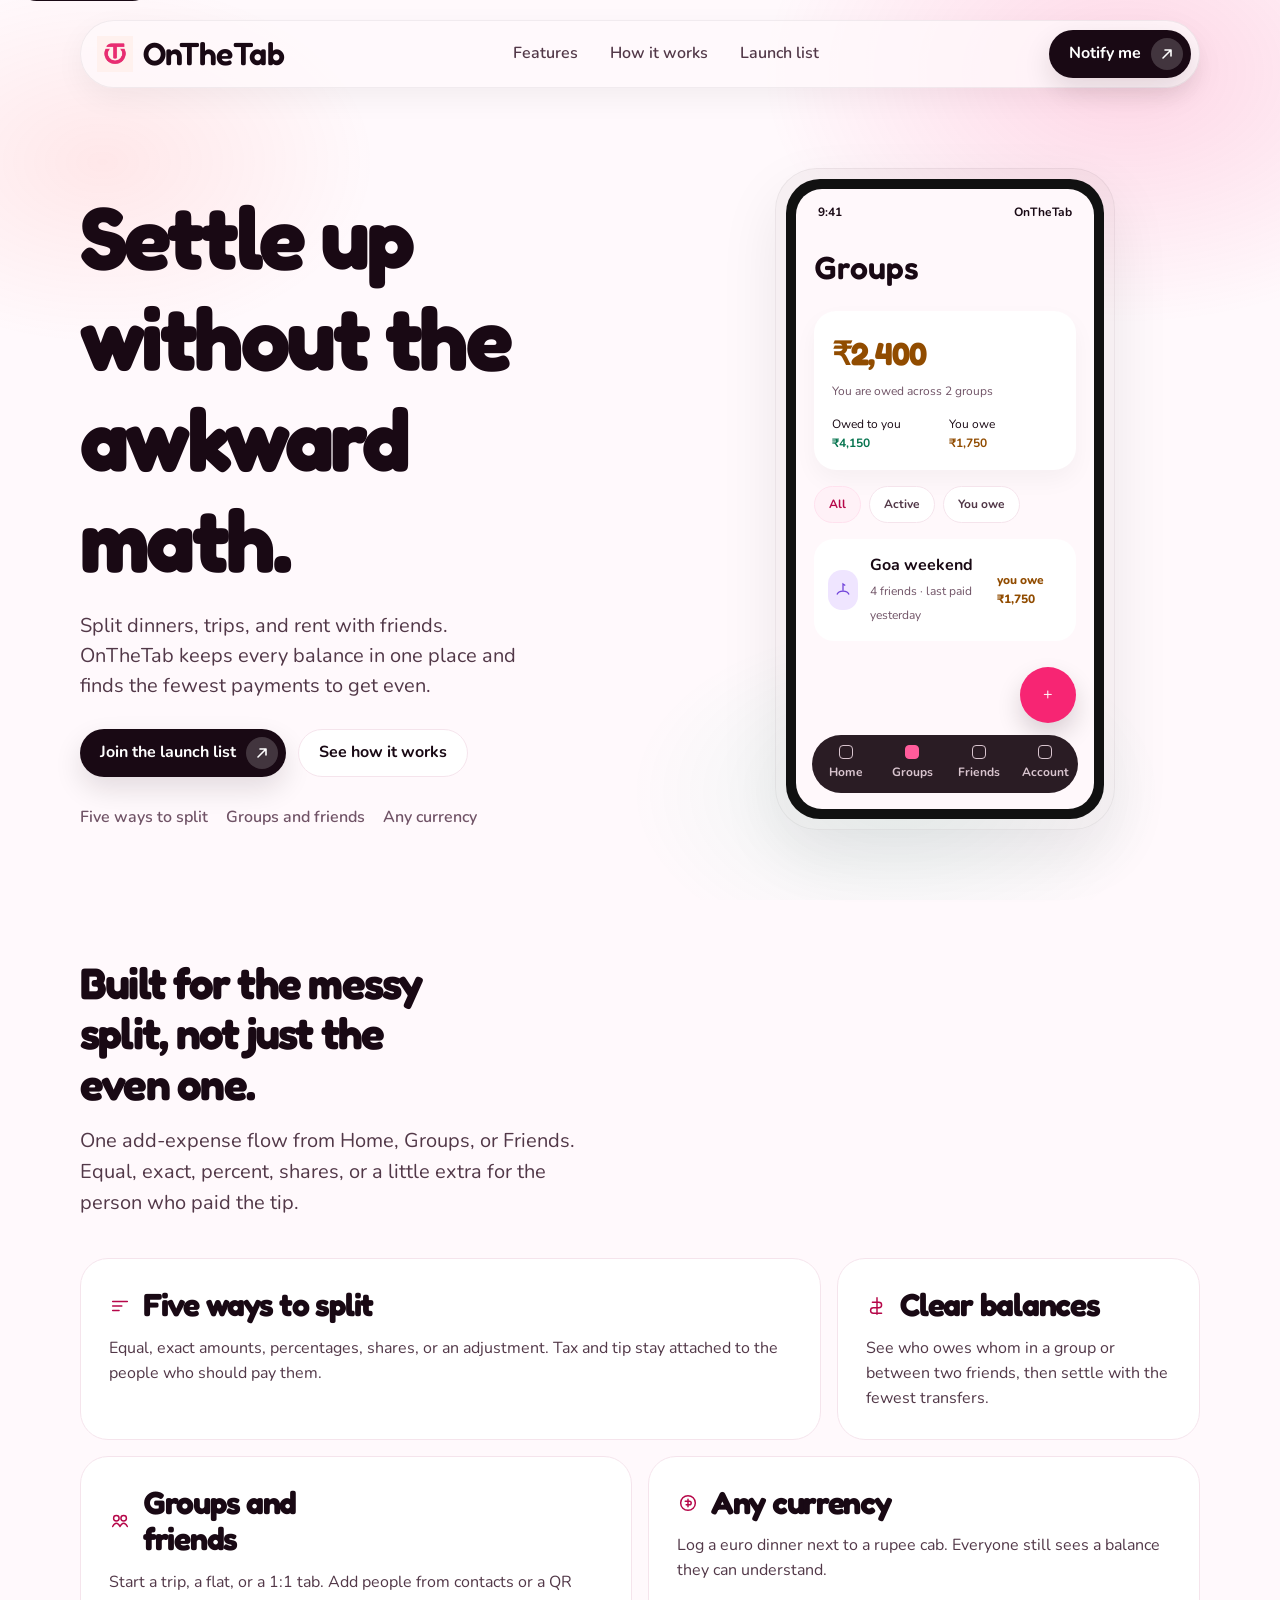
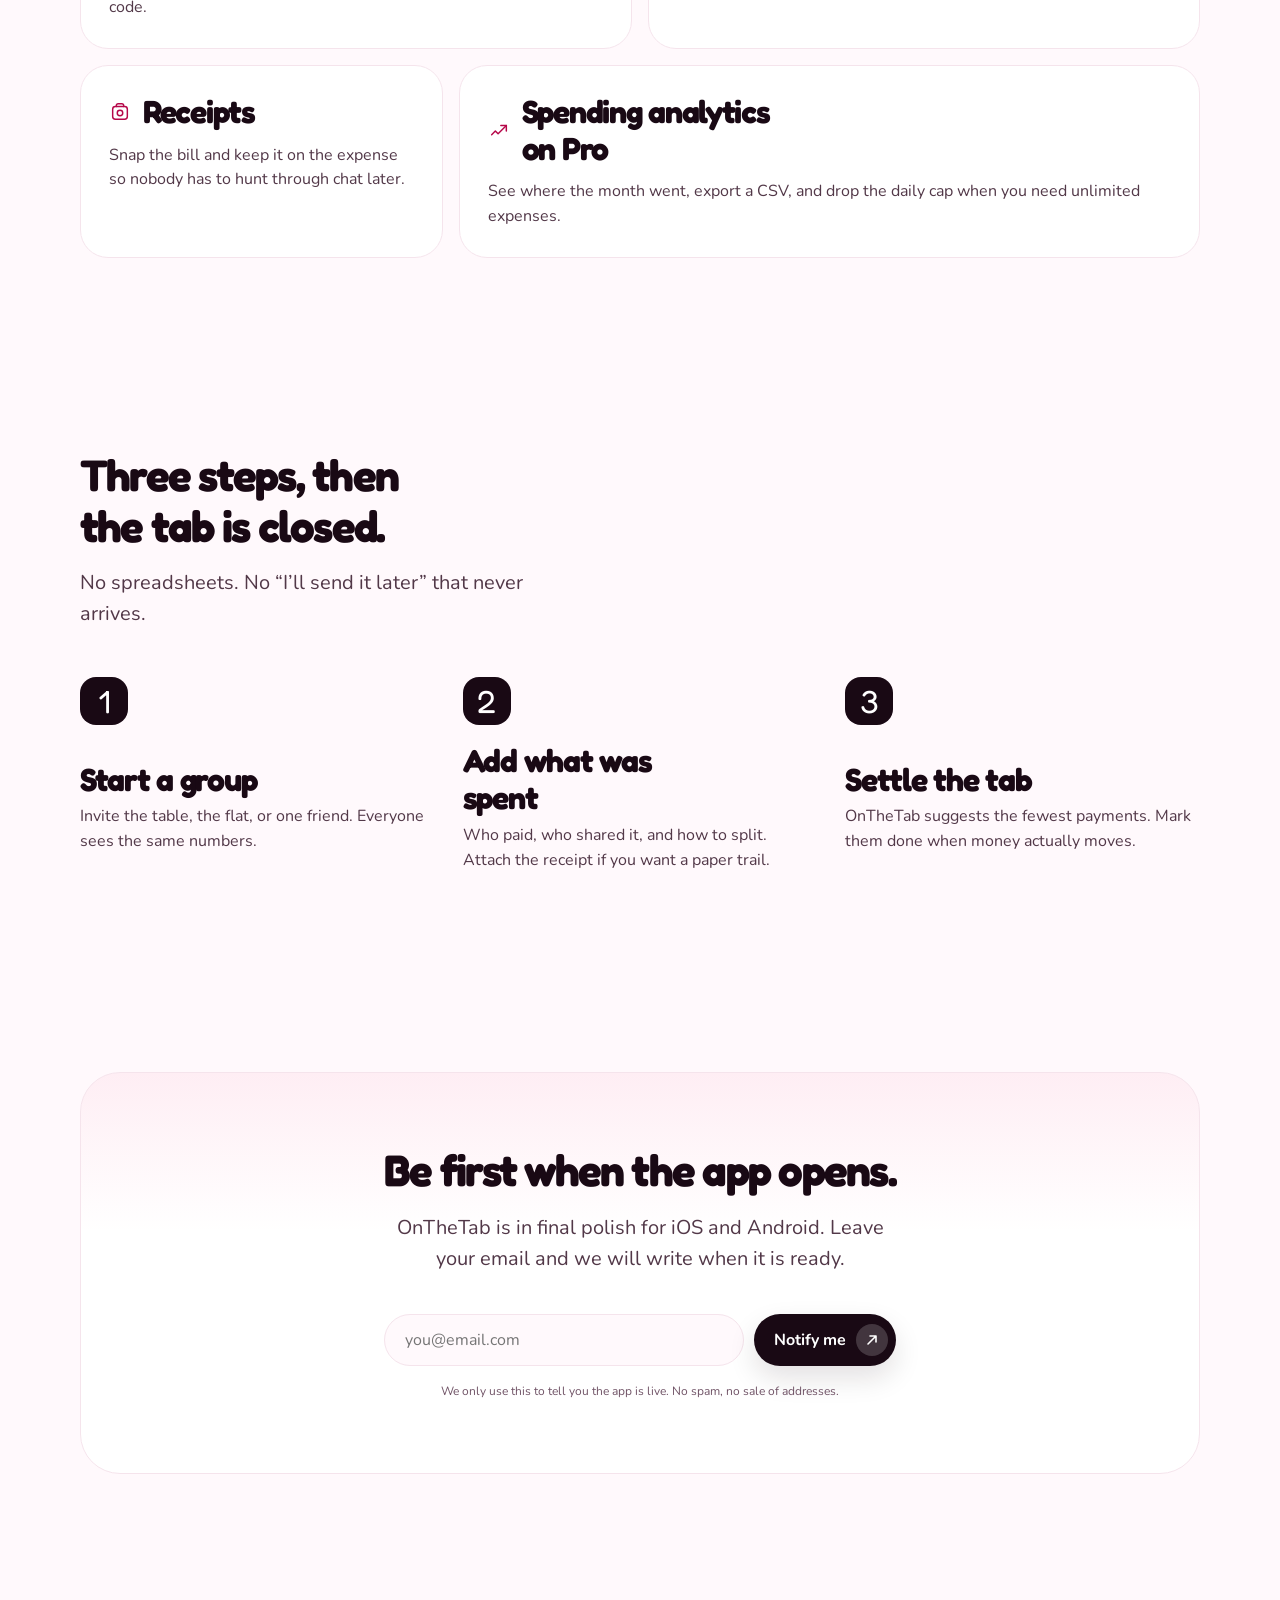
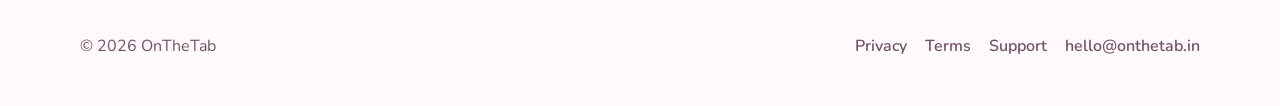
<file: index.html>
<!doctype html>
<html lang="en">
  <head>
    <meta charset="utf-8" />
    <meta name="viewport" content="width=device-width, initial-scale=1" />
    <title>OnTheTab — Settle up without the awkward math</title>
    <meta
      name="description"
      content="OnTheTab splits dinners, trips, and rent with friends. Track who owes whom and settle in the fewest payments."
    />
    <link rel="canonical" href="https://onthetab.in/" />
    <meta property="og:title" content="OnTheTab — Settle up without the awkward math" />
    <meta
      property="og:description"
      content="Group expenses, uneven splits, and clear balances. Coming to iOS and Android."
    />
    <meta property="og:url" content="https://onthetab.in/" />
    <meta property="og:image" content="https://onthetab.in/assets/icon.png" />
    <meta name="twitter:card" content="summary" />
    <link rel="icon" href="assets/favicon.png" />
    <link rel="apple-touch-icon" href="assets/icon.png" />
    <link rel="preconnect" href="https://fonts.googleapis.com" />
    <link rel="preconnect" href="https://fonts.gstatic.com" crossorigin />
    <link
      href="https://fonts.googleapis.com/css2?family=Fredoka:wght@500;600;700&family=Nunito:wght@400;500;600;700;800&display=swap"
      rel="stylesheet"
    />
    <link rel="stylesheet" href="styles.css" />
  </head>
  <body>
    <a class="skip" href="#main">Skip to content</a>
    <div class="orb" aria-hidden="true"></div>

    <header class="nav-shell">
      <nav class="nav" aria-label="Primary">
        <a class="brand" href="./">
          <img src="assets/icon.png" width="36" height="36" alt="" />
          <span>OnTheTab</span>
        </a>
        <div class="nav-links">
          <a href="#features">Features</a>
          <a href="#how">How it works</a>
          <a href="#waitlist">Launch list</a>
        </div>
        <a class="btn" href="#waitlist">
          Notify me
          <i aria-hidden="true">
            <svg width="14" height="14" viewBox="0 0 14 14" fill="none">
              <path d="M3 11L11 3M11 3H5M11 3V9" stroke="white" stroke-width="1.6" stroke-linecap="round" />
            </svg>
          </i>
        </a>
        <button class="menu-btn" type="button" data-menu aria-expanded="false" aria-controls="mobile-menu" aria-label="Open menu">
          <span></span>
        </button>
      </nav>
    </header>

    <div class="overlay" id="mobile-menu" data-overlay>
      <a href="#features">Features</a>
      <a href="#how">How it works</a>
      <a href="#waitlist">Launch list</a>
      <a href="privacy.html">Privacy</a>
    </div>

    <main id="main">
      <section class="wrap hero">
        <div class="reveal">
          <h1>Settle up without the awkward math.</h1>
          <p class="lede">
            Split dinners, trips, and rent with friends. OnTheTab keeps every balance in one place and finds the fewest payments to get even.
          </p>
          <div class="hero-actions">
            <a class="btn" href="#waitlist">
              Join the launch list
              <i aria-hidden="true">
                <svg width="14" height="14" viewBox="0 0 14 14" fill="none">
                  <path d="M3 11L11 3M11 3H5M11 3V9" stroke="white" stroke-width="1.6" stroke-linecap="round" />
                </svg>
              </i>
            </a>
            <a class="btn ghost" href="#how">See how it works</a>
          </div>
          <div class="trust">
            <span>Five ways to split</span>
            <span>Groups and friends</span>
            <span>Any currency</span>
          </div>
        </div>

        <div class="phone-shell reveal" aria-hidden="true">
          <div class="phone">
            <div class="phone-screen">
              <div class="status"><span>9:41</span><span>OnTheTab</span></div>
              <div class="app">
                <p class="app-title">Groups</p>
                <div class="balance">
                  <strong>₹2,400</strong>
                  <p>You are owed across 2 groups</p>
                  <div class="split">
                    <div>Owed to you<br /><span class="good">₹4,150</span></div>
                    <div>You owe<br /><span class="bad">₹1,750</span></div>
                  </div>
                </div>
                <div class="chips">
                  <span class="chip on">All</span>
                  <span class="chip">Active</span>
                  <span class="chip">You owe</span>
                </div>
                <div class="row">
                  <div class="avatar">
                    <svg width="18" height="18" viewBox="0 0 24 24" fill="none" stroke="currentColor" stroke-width="1.7">
                      <path d="M4 18c2-6 14-6 16 0" />
                      <path d="M12 13V4l3 2" />
                    </svg>
                  </div>
                  <div>
                    <b>Goa weekend</b>
                    <span>4 friends · last paid yesterday</span>
                  </div>
                  <em>you owe ₹1,750</em>
                </div>
              </div>
              <div class="fab">+</div>
              <div class="tabs">
                <div><span></span>Home</div>
                <div class="on"><span></span>Groups</div>
                <div><span></span>Friends</div>
                <div><span></span>Account</div>
              </div>
            </div>
          </div>
        </div>
      </section>

      <section class="section wrap" id="features">
        <h2>Built for the messy split, not just the even one.</h2>
        <p class="intro">
          One add-expense flow from Home, Groups, or Friends. Equal, exact, percent, shares, or a little extra for the person who paid the tip.
        </p>
        <div class="bento">
          <article class="card span-4">
            <div class="card-head">
              <svg viewBox="0 0 24 24" aria-hidden="true"><path d="M4 7h16M4 12h10M4 17h7" /></svg>
              <h2>Five ways to split</h2>
            </div>
            <p>Equal, exact amounts, percentages, shares, or an adjustment. Tax and tip stay attached to the people who should pay them.</p>
          </article>
          <article class="card span-2">
            <div class="card-head">
              <svg viewBox="0 0 24 24" aria-hidden="true"><path d="M12 3v18M7 8h7a3 3 0 0 1 0 6H8a3 3 0 0 0 0 6h9" /></svg>
              <h2>Clear balances</h2>
            </div>
            <p>See who owes whom in a group or between two friends, then settle with the fewest transfers.</p>
          </article>
          <article class="card span-3">
            <div class="card-head">
              <svg viewBox="0 0 24 24" aria-hidden="true"><circle cx="8" cy="9" r="3" /><circle cx="16" cy="9" r="3" /><path d="M4 18c1.2-2.4 3-3.6 4-3.6s2.8 1.2 4 3.6M12 18c1.2-2.4 3-3.6 4-3.6s2.8 1.2 4 3.6" /></svg>
              <h2>Groups and friends</h2>
            </div>
            <p>Start a trip, a flat, or a 1:1 tab. Add people from contacts or a QR code.</p>
          </article>
          <article class="card span-3">
            <div class="card-head">
              <svg viewBox="0 0 24 24" aria-hidden="true"><circle cx="12" cy="12" r="8" /><path d="M12 8v8M9 10h4.5a2 2 0 1 1 0 4H10" /></svg>
              <h2>Any currency</h2>
            </div>
            <p>Log a euro dinner next to a rupee cab. Everyone still sees a balance they can understand.</p>
          </article>
          <article class="card span-2">
            <div class="card-head">
              <svg viewBox="0 0 24 24" aria-hidden="true"><rect x="4" y="6" width="16" height="14" rx="3" /><path d="M8 6V5a2 2 0 0 1 2-2h4a2 2 0 0 1 2 2v1" /><circle cx="12" cy="13" r="3" /></svg>
              <h2>Receipts</h2>
            </div>
            <p>Snap the bill and keep it on the expense so nobody has to hunt through chat later.</p>
          </article>
          <article class="card span-4">
            <div class="card-head">
              <svg viewBox="0 0 24 24" aria-hidden="true"><path d="M4 16l4-4 3 3 9-9" /><path d="M14 6h6v6" /></svg>
              <h2>Spending analytics on Pro</h2>
            </div>
            <p>See where the month went, export a CSV, and drop the daily cap when you need unlimited expenses.</p>
          </article>
        </div>
      </section>

      <section class="section wrap" id="how">
        <h2>Three steps, then the tab is closed.</h2>
        <p class="intro">No spreadsheets. No “I’ll send it later” that never arrives.</p>
        <div class="steps">
          <div class="step">
            <div class="num">1</div>
            <div>
              <h2>Start a group</h2>
              <p>Invite the table, the flat, or one friend. Everyone sees the same numbers.</p>
            </div>
          </div>
          <div class="step">
            <div class="num">2</div>
            <div>
              <h2>Add what was spent</h2>
              <p>Who paid, who shared it, and how to split. Attach the receipt if you want a paper trail.</p>
            </div>
          </div>
          <div class="step">
            <div class="num">3</div>
            <div>
              <h2>Settle the tab</h2>
              <p>OnTheTab suggests the fewest payments. Mark them done when money actually moves.</p>
            </div>
          </div>
        </div>
      </section>

      <section class="section wrap" id="waitlist">
        <div class="wait">
          <h2>Be first when the app opens.</h2>
          <p class="intro" style="margin-inline: auto">
            OnTheTab is in final polish for iOS and Android. Leave your email and we will write when it is ready.
          </p>
          <form class="form" data-waitlist>
            <label for="email">Email</label>
            <input id="email" name="email" type="email" autocomplete="email" required placeholder="you@email.com" />
            <button class="btn" type="submit">
              Notify me
              <i aria-hidden="true">
                <svg width="14" height="14" viewBox="0 0 14 14" fill="none">
                  <path d="M3 11L11 3M11 3H5M11 3V9" stroke="white" stroke-width="1.6" stroke-linecap="round" />
                </svg>
              </i>
            </button>
          </form>
          <p class="status-msg" data-status role="status"></p>
          <p class="note">We only use this to tell you the app is live. No spam, no sale of addresses.</p>
        </div>
      </section>
    </main>

    <footer>
      <div class="wrap foot">
        <p>© 2026 OnTheTab</p>
        <div class="legal">
          <a href="privacy.html">Privacy</a>
          <a href="terms.html">Terms</a>
          <a href="support.html">Support</a>
          <a href="mailto:hello@onthetab.in">hello@onthetab.in</a>
        </div>
      </div>
    </footer>

    <script src="app.js"></script>
  </body>
</html>
</file>
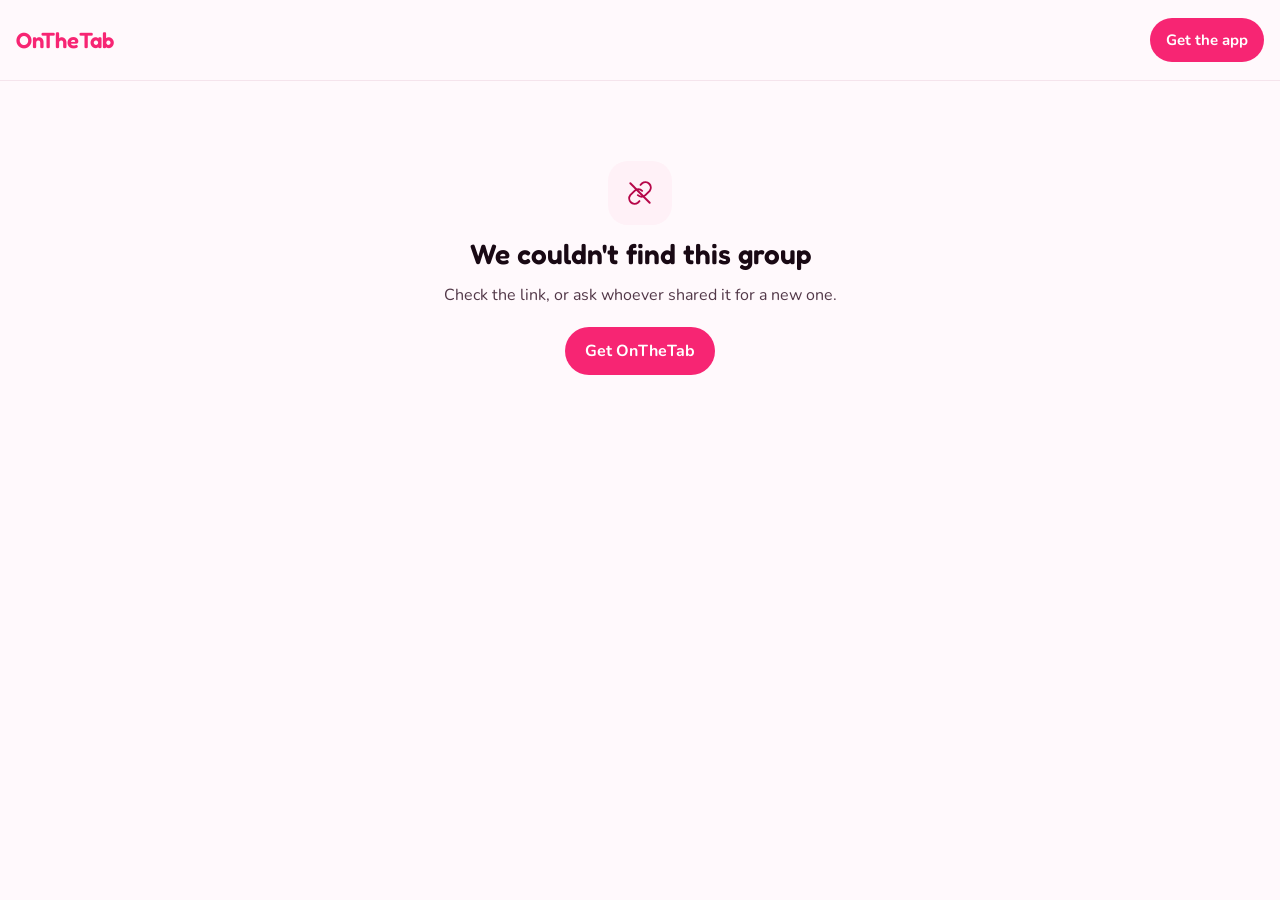
<file: g.html>
<!doctype html>
<html lang="en">
  <head>
    <meta charset="utf-8" />
    <meta name="viewport" content="width=device-width, initial-scale=1" />
    <!-- The token in the address is the key to this page: never send it on. -->
    <meta name="referrer" content="no-referrer" />
    <meta name="robots" content="noindex, nofollow" />
    <meta name="color-scheme" content="light dark" />
    <title>Shared group — OnTheTab</title>
    <meta name="description" content="A read-only look at a group on OnTheTab." />
    <link rel="icon" href="assets/favicon.png" />
    <link rel="preconnect" href="https://fonts.googleapis.com" />
    <link rel="preconnect" href="https://fonts.gstatic.com" crossorigin />
    <link
      href="https://fonts.googleapis.com/css2?family=Fredoka:wght@500;600;700&family=Nunito:wght@400;500;600;700&display=swap"
      rel="stylesheet"
    />
    <link rel="stylesheet" href="styles.css" />
    <link rel="stylesheet" href="g.css" />
  </head>
  <body class="g">
    <header class="g-head">
      <a class="g-brand" href="./">OnTheTab</a>
      <a class="g-pill" data-app-link href="./#waitlist">Get the app</a>
    </header>

    <main class="g-main" id="main" aria-live="polite" data-root>
      <p class="g-loading">Loading the group…</p>
    </main>

    <noscript>
      <p class="g-main g-loading">Turn on JavaScript to see this group.</p>
    </noscript>

    <script src="config.js"></script>
    <script src="g.js"></script>
  </body>
</html>
</file>
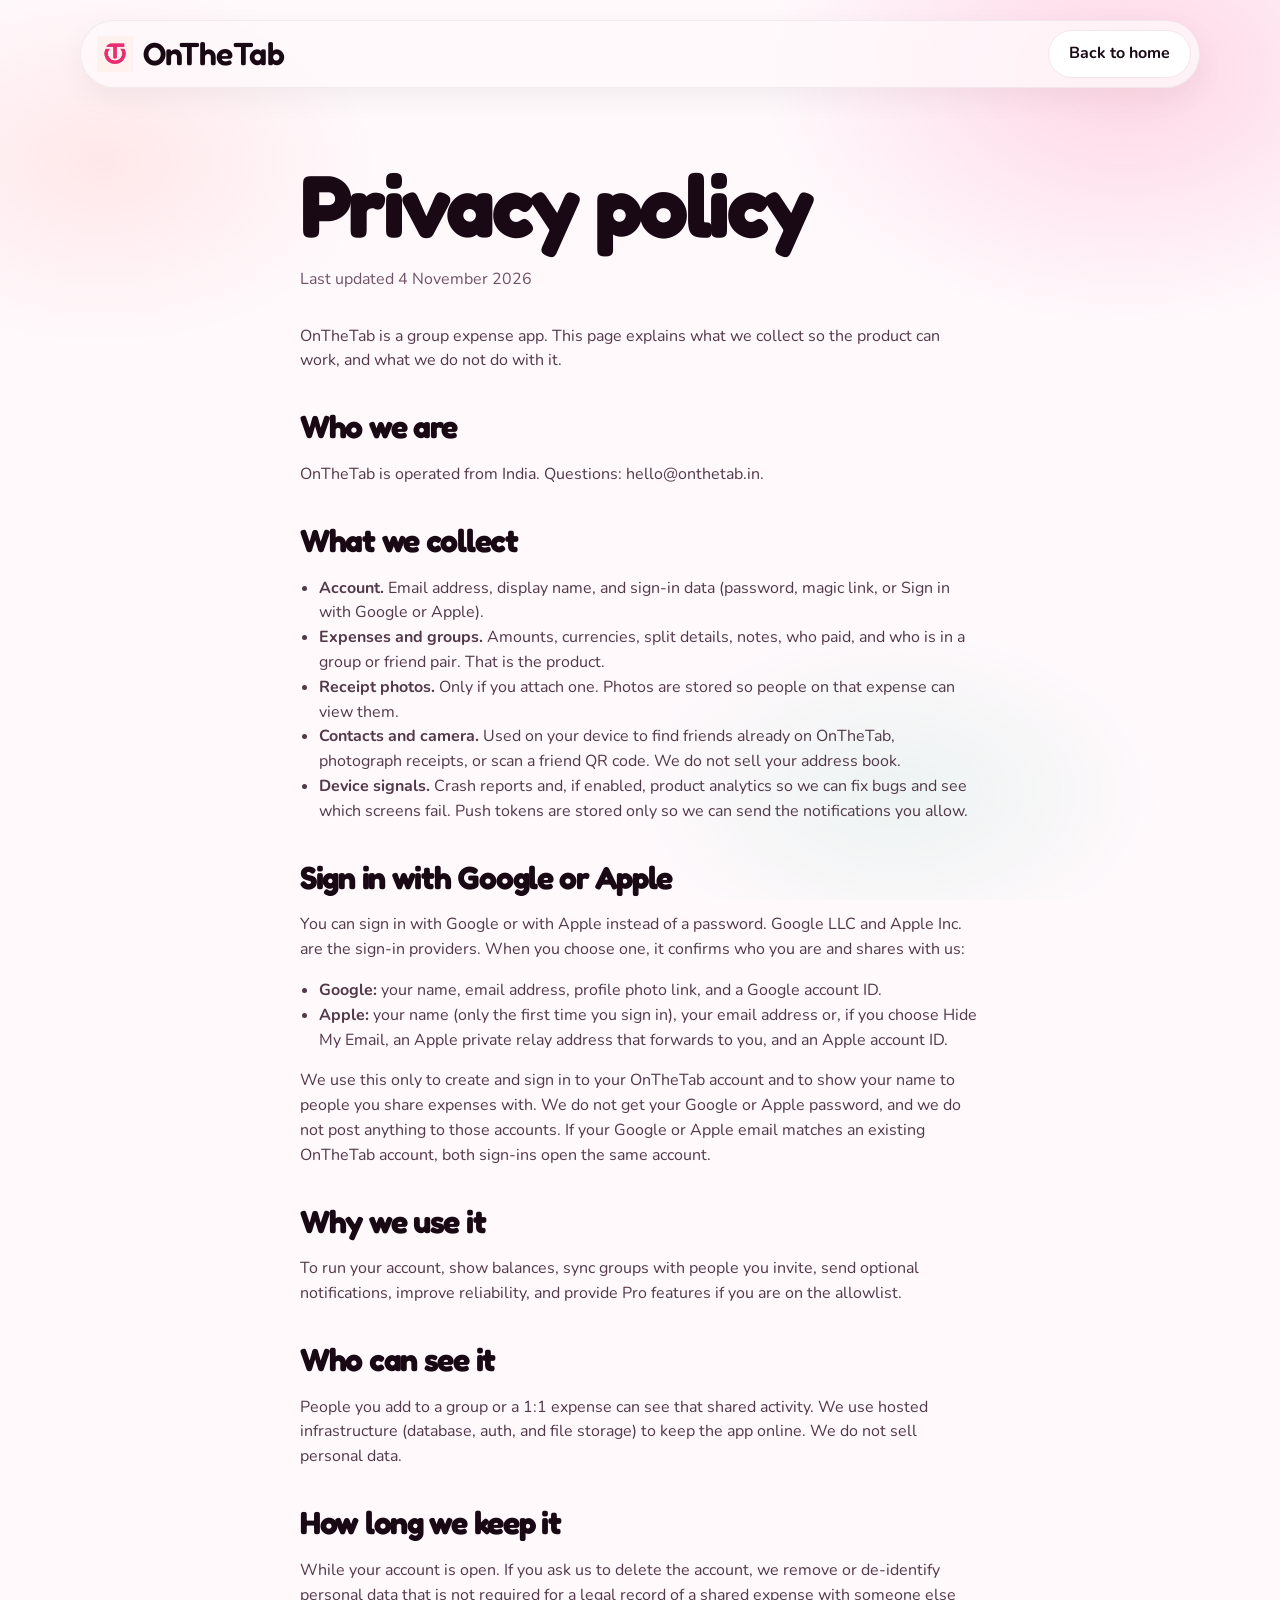
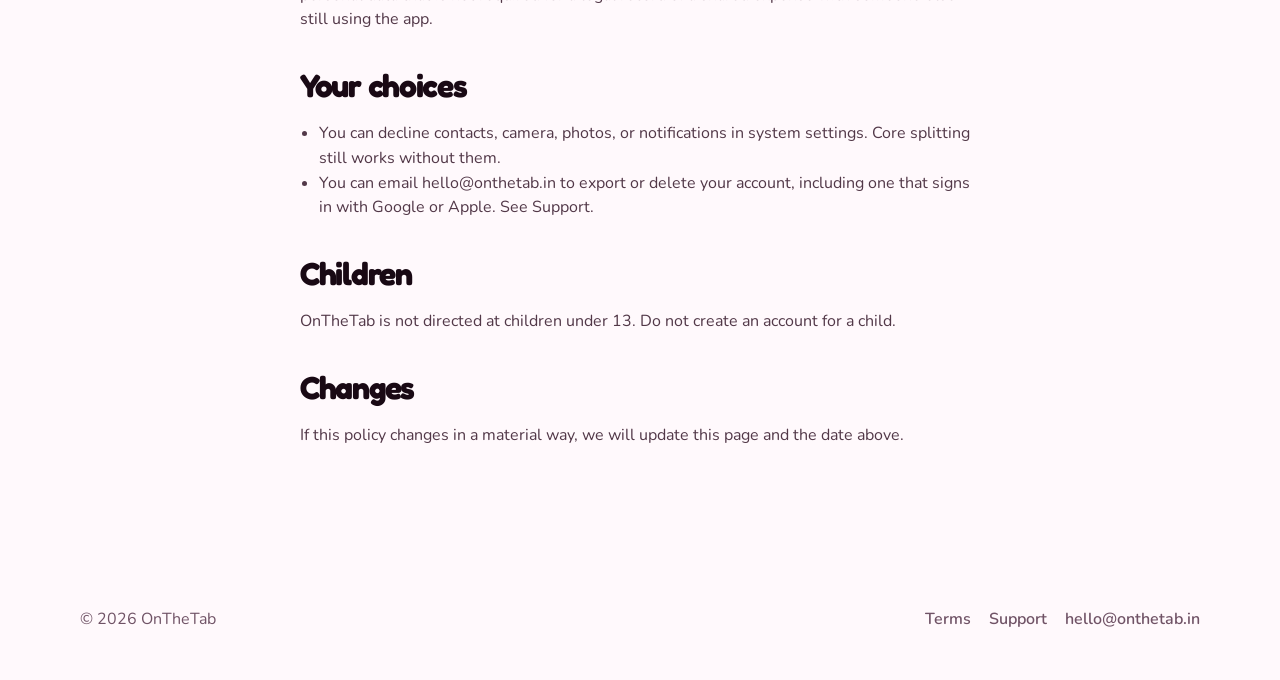
<file: privacy.html>
<!doctype html>
<html lang="en">
  <head>
    <meta charset="utf-8" />
    <meta name="viewport" content="width=device-width, initial-scale=1" />
    <title>Privacy — OnTheTab</title>
    <meta name="description" content="How OnTheTab collects and uses account, expense, and device data." />
    <link rel="canonical" href="https://onthetab.in/privacy.html" />
    <link rel="icon" href="assets/favicon.png" />
    <link rel="preconnect" href="https://fonts.googleapis.com" />
    <link rel="preconnect" href="https://fonts.gstatic.com" crossorigin />
    <link
      href="https://fonts.googleapis.com/css2?family=Fredoka:wght@500;600;700&family=Nunito:wght@400;500;600;700&display=swap"
      rel="stylesheet"
    />
    <link rel="stylesheet" href="styles.css" />
  </head>
  <body>
    <div class="orb" aria-hidden="true"></div>
    <header class="nav-shell">
      <nav class="nav" aria-label="Primary">
        <a class="brand" href="./">
          <img src="assets/icon.png" width="36" height="36" alt="" />
          <span>OnTheTab</span>
        </a>
        <a class="btn ghost" href="./">Back to home</a>
      </nav>
    </header>
    <main class="wrap page prose">
      <h1>Privacy policy</h1>
      <p class="meta">Last updated 4 November 2026</p>
      <p>
        OnTheTab is a group expense app. This page explains what we collect so the product can work, and what we do not do with it.
      </p>

      <h2>Who we are</h2>
      <p>
        OnTheTab is operated from India. Questions: <a href="mailto:hello@onthetab.in">hello@onthetab.in</a>.
      </p>

      <h2>What we collect</h2>
      <ul>
        <li><strong>Account.</strong> Email address, display name, and sign-in data (password, magic link, or Sign in with Google or Apple).</li>
        <li><strong>Expenses and groups.</strong> Amounts, currencies, split details, notes, who paid, and who is in a group or friend pair. That is the product.</li>
        <li><strong>Receipt photos.</strong> Only if you attach one. Photos are stored so people on that expense can view them.</li>
        <li><strong>Contacts and camera.</strong> Used on your device to find friends already on OnTheTab, photograph receipts, or scan a friend QR code. We do not sell your address book.</li>
        <li><strong>Device signals.</strong> Crash reports and, if enabled, product analytics so we can fix bugs and see which screens fail. Push tokens are stored only so we can send the notifications you allow.</li>
      </ul>

      <h2>Sign in with Google or Apple</h2>
      <p>
        You can sign in with Google or with Apple instead of a password. Google LLC and Apple Inc. are the sign-in providers. When you choose one, it confirms who you are and shares with us:
      </p>
      <ul>
        <li><strong>Google:</strong> your name, email address, profile photo link, and a Google account ID.</li>
        <li><strong>Apple:</strong> your name (only the first time you sign in), your email address or, if you choose Hide My Email, an Apple private relay address that forwards to you, and an Apple account ID.</li>
      </ul>
      <p>
        We use this only to create and sign in to your OnTheTab account and to show your name to people you share expenses with. We do not get your Google or Apple password, and we do not post anything to those accounts. If your Google or Apple email matches an existing OnTheTab account, both sign-ins open the same account.
      </p>

      <h2>Why we use it</h2>
      <p>
        To run your account, show balances, sync groups with people you invite, send optional notifications, improve reliability, and provide Pro features if you are on the allowlist.
      </p>

      <h2>Who can see it</h2>
      <p>
        People you add to a group or a 1:1 expense can see that shared activity. We use hosted infrastructure (database, auth, and file storage) to keep the app online. We do not sell personal data.
      </p>

      <h2>How long we keep it</h2>
      <p>
        While your account is open. If you ask us to delete the account, we remove or de-identify personal data that is not required for a legal record of a shared expense with someone else still using the app.
      </p>

      <h2>Your choices</h2>
      <ul>
        <li>You can decline contacts, camera, photos, or notifications in system settings. Core splitting still works without them.</li>
        <li>You can email <a href="mailto:hello@onthetab.in">hello@onthetab.in</a> to export or delete your account, including one that signs in with Google or Apple. See <a href="support.html">Support</a>.</li>
      </ul>

      <h2>Children</h2>
      <p>OnTheTab is not directed at children under 13. Do not create an account for a child.</p>

      <h2>Changes</h2>
      <p>If this policy changes in a material way, we will update this page and the date above.</p>
    </main>
    <footer>
      <div class="wrap foot">
        <p>© 2026 OnTheTab</p>
        <div class="legal">
          <a href="terms.html">Terms</a>
          <a href="support.html">Support</a>
          <a href="mailto:hello@onthetab.in">hello@onthetab.in</a>
        </div>
      </div>
    </footer>
  </body>
</html>
</file>
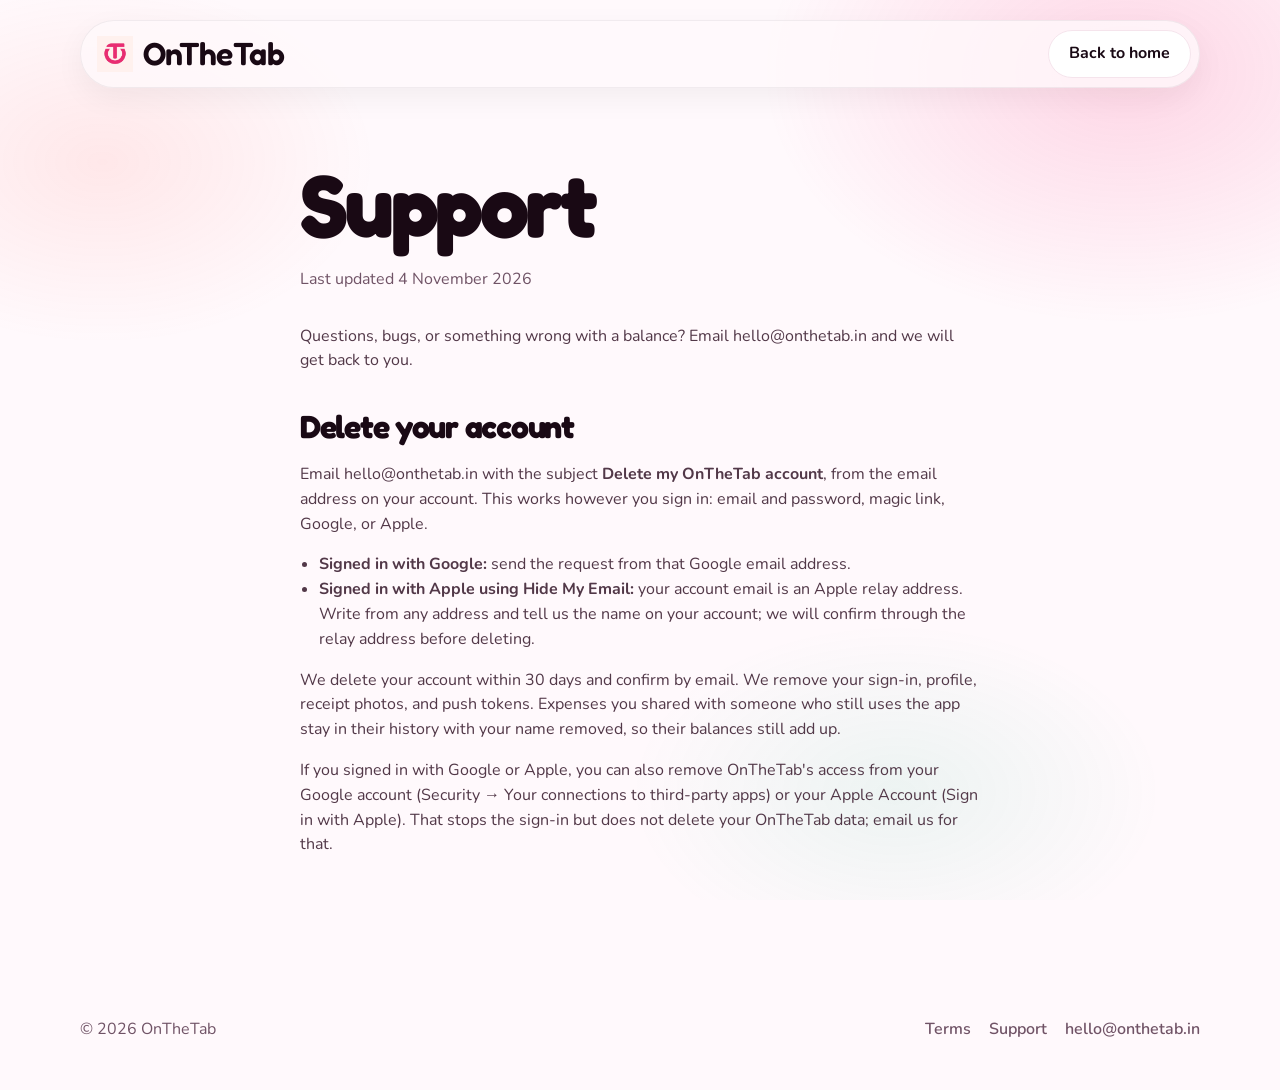
<file: support.html>
<!doctype html>
<html lang="en">
  <head>
    <meta charset="utf-8" />
    <meta name="viewport" content="width=device-width, initial-scale=1" />
    <title>Support — OnTheTab</title>
    <meta name="description" content="Get help with OnTheTab and delete your account." />
    <link rel="canonical" href="https://onthetab.in/support.html" />
    <link rel="icon" href="assets/favicon.png" />
    <link rel="preconnect" href="https://fonts.googleapis.com" />
    <link rel="preconnect" href="https://fonts.gstatic.com" crossorigin />
    <link
      href="https://fonts.googleapis.com/css2?family=Fredoka:wght@500;600;700&family=Nunito:wght@400;500;600;700&display=swap"
      rel="stylesheet"
    />
    <link rel="stylesheet" href="styles.css" />
  </head>
  <body>
    <div class="orb" aria-hidden="true"></div>
    <header class="nav-shell">
      <nav class="nav" aria-label="Primary">
        <a class="brand" href="./">
          <img src="assets/icon.png" width="36" height="36" alt="" />
          <span>OnTheTab</span>
        </a>
        <a class="btn ghost" href="./">Back to home</a>
      </nav>
    </header>
    <main class="wrap page prose">
      <h1>Support</h1>
      <p class="meta">Last updated 4 November 2026</p>
      <p>
        Questions, bugs, or something wrong with a balance? Email <a href="mailto:hello@onthetab.in">hello@onthetab.in</a> and we will get back to you.
      </p>

      <h2 id="delete-account">Delete your account</h2>
      <p>
        Email <a href="mailto:hello@onthetab.in?subject=Delete%20my%20OnTheTab%20account">hello@onthetab.in</a> with the subject <strong>Delete my OnTheTab account</strong>, from the email address on your account. This works however you sign in: email and password, magic link, Google, or Apple.
      </p>
      <ul>
        <li><strong>Signed in with Google:</strong> send the request from that Google email address.</li>
        <li><strong>Signed in with Apple using Hide My Email:</strong> your account email is an Apple relay address. Write from any address and tell us the name on your account; we will confirm through the relay address before deleting.</li>
      </ul>
      <p>
        We delete your account within 30 days and confirm by email. We remove your sign-in, profile, receipt photos, and push tokens. Expenses you shared with someone who still uses the app stay in their history with your name removed, so their balances still add up.
      </p>
      <p>
        If you signed in with Google or Apple, you can also remove OnTheTab's access from your Google account (Security → Your connections to third-party apps) or your Apple Account (Sign in with Apple). That stops the sign-in but does not delete your OnTheTab data; email us for that.
      </p>
    </main>
    <footer>
      <div class="wrap foot">
        <p>© 2026 OnTheTab</p>
        <div class="legal">
          <a href="terms.html">Terms</a>
          <a href="support.html">Support</a>
          <a href="mailto:hello@onthetab.in">hello@onthetab.in</a>
        </div>
      </div>
    </footer>
  </body>
</html>
</file>
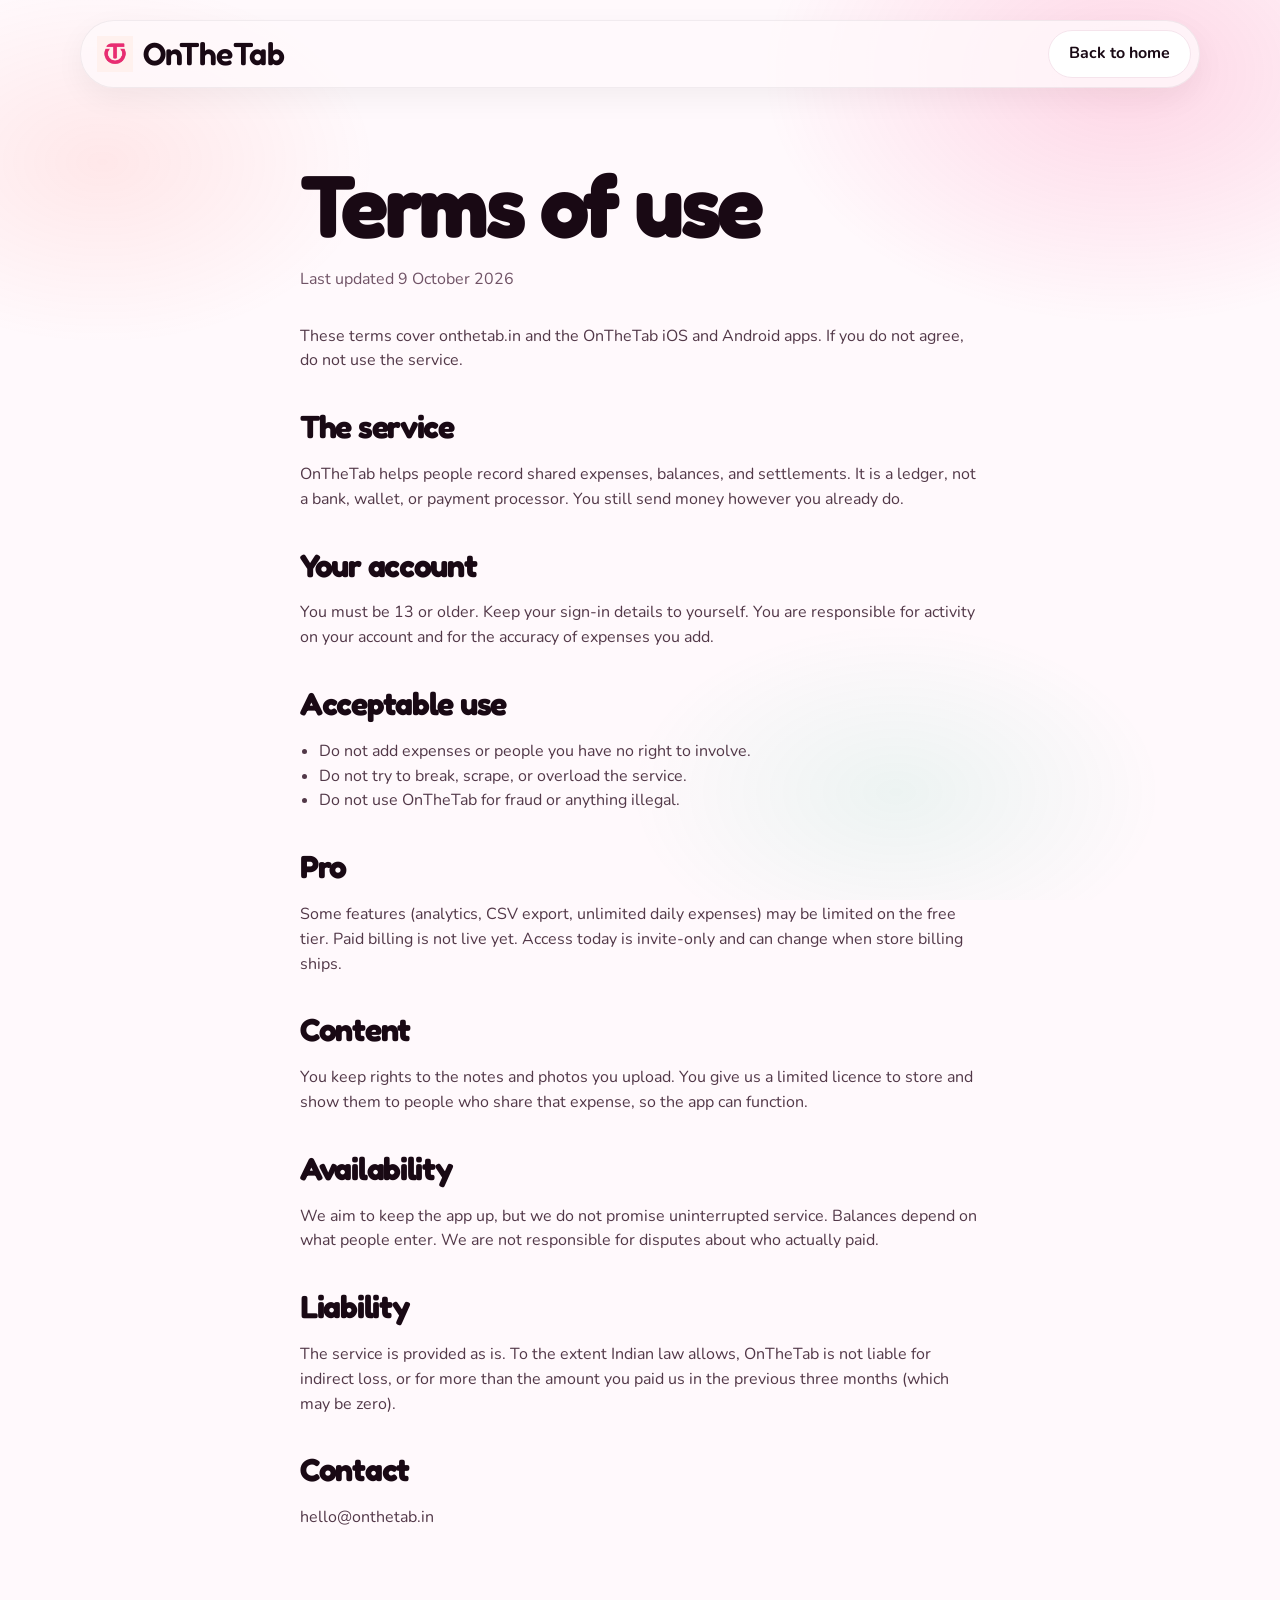
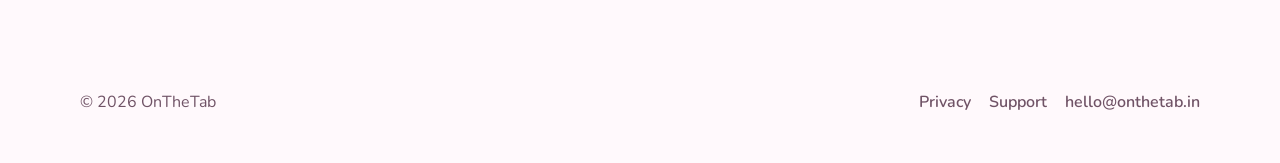
<file: terms.html>
<!doctype html>
<html lang="en">
  <head>
    <meta charset="utf-8" />
    <meta name="viewport" content="width=device-width, initial-scale=1" />
    <title>Terms — OnTheTab</title>
    <meta name="description" content="Terms of use for the OnTheTab expense app and website." />
    <link rel="canonical" href="https://onthetab.in/terms.html" />
    <link rel="icon" href="assets/favicon.png" />
    <link rel="preconnect" href="https://fonts.googleapis.com" />
    <link rel="preconnect" href="https://fonts.gstatic.com" crossorigin />
    <link
      href="https://fonts.googleapis.com/css2?family=Fredoka:wght@500;600;700&family=Nunito:wght@400;500;600;700&display=swap"
      rel="stylesheet"
    />
    <link rel="stylesheet" href="styles.css" />
  </head>
  <body>
    <div class="orb" aria-hidden="true"></div>
    <header class="nav-shell">
      <nav class="nav" aria-label="Primary">
        <a class="brand" href="./">
          <img src="assets/icon.png" width="36" height="36" alt="" />
          <span>OnTheTab</span>
        </a>
        <a class="btn ghost" href="./">Back to home</a>
      </nav>
    </header>
    <main class="wrap page prose">
      <h1>Terms of use</h1>
      <p class="meta">Last updated 9 October 2026</p>
      <p>
        These terms cover onthetab.in and the OnTheTab iOS and Android apps. If you do not agree, do not use the service.
      </p>

      <h2>The service</h2>
      <p>
        OnTheTab helps people record shared expenses, balances, and settlements. It is a ledger, not a bank, wallet, or payment processor. You still send money however you already do.
      </p>

      <h2>Your account</h2>
      <p>
        You must be 13 or older. Keep your sign-in details to yourself. You are responsible for activity on your account and for the accuracy of expenses you add.
      </p>

      <h2>Acceptable use</h2>
      <ul>
        <li>Do not add expenses or people you have no right to involve.</li>
        <li>Do not try to break, scrape, or overload the service.</li>
        <li>Do not use OnTheTab for fraud or anything illegal.</li>
      </ul>

      <h2>Pro</h2>
      <p>
        Some features (analytics, CSV export, unlimited daily expenses) may be limited on the free tier. Paid billing is not live yet. Access today is invite-only and can change when store billing ships.
      </p>

      <h2>Content</h2>
      <p>
        You keep rights to the notes and photos you upload. You give us a limited licence to store and show them to people who share that expense, so the app can function.
      </p>

      <h2>Availability</h2>
      <p>
        We aim to keep the app up, but we do not promise uninterrupted service. Balances depend on what people enter. We are not responsible for disputes about who actually paid.
      </p>

      <h2>Liability</h2>
      <p>
        The service is provided as is. To the extent Indian law allows, OnTheTab is not liable for indirect loss, or for more than the amount you paid us in the previous three months (which may be zero).
      </p>

      <h2>Contact</h2>
      <p><a href="mailto:hello@onthetab.in">hello@onthetab.in</a></p>
    </main>
    <footer>
      <div class="wrap foot">
        <p>© 2026 OnTheTab</p>
        <div class="legal">
          <a href="privacy.html">Privacy</a>
          <a href="support.html">Support</a>
          <a href="mailto:hello@onthetab.in">hello@onthetab.in</a>
        </div>
      </div>
    </footer>
  </body>
</html>
</file>
<file: styles.css>
:root {
  --rose-50: #fff1f7;
  --rose-100: #ffe1ee;
  --rose-200: #ffc2dc;
  --rose-400: #ff5c9b;
  --rose-500: #f72573;
  --rose-600: #b60749;
  --rose-800: #8b0b3b;
  --cream: #fff9fc;
  --ink: #190914;
  --ink-soft: #523848;
  --muted: #705366;
  --line: #f5e4ec;
  --mint: #087550;
  --amber: #914c00;
  --white: #ffffff;
  --display: "Fredoka", "Avenir Next", sans-serif;
  --body: "Nunito", "Avenir Next", sans-serif;
  --ease: cubic-bezier(0.32, 0.72, 0, 1);
  --space-1: 8px;
  --space-2: 16px;
  --space-3: 24px;
  --space-4: 40px;
  --space-5: 64px;
  --space-6: 96px;
  --shadow-soft: 0 24px 60px rgba(25, 9, 20, 0.08);
  --max: 1120px;
  --text-meta: 0.75rem;
  --text-body: 1rem;
  --text-lede: 1.25rem;
  --text-title: 2rem;
  --text-section: 2.75rem;
  --text-display: clamp(3.5rem, 8vw, 5.5rem);
}

*,
*::before,
*::after {
  box-sizing: border-box;
}

html {
  scroll-behavior: smooth;
}

body {
  margin: 0;
  min-height: 100dvh;
  font-family: var(--body);
  color: var(--ink);
  background: var(--cream);
  line-height: 1.55;
  font-size: var(--text-body);
}

img {
  max-width: 100%;
  display: block;
}

a {
  color: inherit;
  text-decoration: none;
}

button,
input {
  font: inherit;
}

button,
.btn {
  cursor: pointer;
}

:focus-visible {
  outline: 3px solid var(--rose-400);
  outline-offset: 3px;
}

.skip {
  position: absolute;
  left: 16px;
  top: -40px;
  background: var(--ink);
  color: var(--white);
  padding: 8px 14px;
  border-radius: 999px;
  z-index: 30;
}

.skip:focus {
  top: 16px;
}

.orb {
  position: fixed;
  inset: 0;
  pointer-events: none;
  z-index: 0;
  background:
    radial-gradient(520px 360px at 88% 8%, rgba(247, 37, 115, 0.16), transparent 70%),
    radial-gradient(420px 280px at 8% 18%, rgba(255, 81, 69, 0.1), transparent 65%),
    radial-gradient(380px 240px at 70% 88%, rgba(19, 185, 129, 0.08), transparent 70%);
}

.wrap {
  position: relative;
  z-index: 1;
  width: min(var(--max), calc(100% - 32px));
  margin-inline: auto;
}

.nav-shell {
  position: sticky;
  top: 0;
  z-index: 20;
  padding: 20px 0 0;
}

.nav {
  width: min(var(--max), calc(100% - 32px));
  margin: 0 auto;
  display: flex;
  align-items: center;
  justify-content: space-between;
  gap: 16px;
  padding: 8px 8px 8px 16px;
  border-radius: 999px;
  background: rgba(255, 249, 252, 0.78);
  border: 1px solid rgba(25, 9, 20, 0.06);
  box-shadow: 0 10px 30px rgba(25, 9, 20, 0.05);
}

.brand {
  display: flex;
  align-items: center;
  gap: 10px;
  min-height: 44px;
}

.brand img {
  width: 36px;
  height: 36px;
}

.brand span {
  font-family: var(--display);
  font-weight: 600;
  font-size: var(--text-title);
  letter-spacing: -0.02em;
}

.nav-links {
  display: none;
  align-items: center;
  gap: 4px;
}

.nav-links a {
  min-height: 44px;
  display: inline-flex;
  align-items: center;
  padding: 0 14px;
  color: var(--ink-soft);
  font-weight: 600;
  font-size: var(--text-body);
}

.nav-links a:hover {
  color: var(--ink);
}

.menu-btn {
  width: 44px;
  height: 44px;
  border: 0;
  background: transparent;
  position: relative;
  border-radius: 999px;
}

.menu-btn span,
.menu-btn span::before,
.menu-btn span::after {
  display: block;
  width: 18px;
  height: 1.5px;
  background: var(--ink);
  border-radius: 99px;
  position: absolute;
  left: 13px;
  transition: transform 0.45s var(--ease), opacity 0.3s var(--ease);
}

.menu-btn span {
  top: 21px;
}

.menu-btn span::before,
.menu-btn span::after {
  content: "";
  left: 0;
}

.menu-btn span::before {
  top: -6px;
}

.menu-btn span::after {
  top: 6px;
}

.menu-btn[aria-expanded="true"] span {
  background: transparent;
}

.menu-btn[aria-expanded="true"] span::before {
  top: 0;
  transform: rotate(45deg);
}

.menu-btn[aria-expanded="true"] span::after {
  top: 0;
  transform: rotate(-45deg);
}

.overlay {
  position: fixed;
  inset: 0;
  z-index: 18;
  background: rgba(255, 249, 252, 0.92);
  display: none;
  flex-direction: column;
  justify-content: center;
  padding: 32px;
  gap: 12px;
}

.overlay.open {
  display: flex;
}

.overlay a {
  font-family: var(--display);
  font-size: var(--text-display);
  font-weight: 600;
  transform: translateY(16px);
  opacity: 0;
  animation: rise 0.7s var(--ease) forwards;
}

.overlay a:nth-child(2) {
  animation-delay: 0.08s;
}

.overlay a:nth-child(3) {
  animation-delay: 0.16s;
}

.overlay a:nth-child(4) {
  animation-delay: 0.24s;
}

@keyframes rise {
  to {
    transform: none;
    opacity: 1;
  }
}

.btn {
  display: inline-flex;
  align-items: center;
  gap: 10px;
  min-height: 48px;
  padding: 0 8px 0 20px;
  border: 0;
  border-radius: 999px;
  background: var(--ink);
  color: var(--white);
  font-weight: 700;
  box-shadow: 0 12px 28px rgba(25, 9, 20, 0.12);
  transition: transform 0.45s var(--ease), background 0.3s var(--ease);
}

.btn:hover {
  background: #2f1b27;
}

.btn:active {
  transform: scale(0.98);
}

.btn i {
  width: 32px;
  height: 32px;
  border-radius: 999px;
  background: rgba(255, 255, 255, 0.18);
  display: grid;
  place-items: center;
  transition: transform 0.45s var(--ease);
}

.btn:hover i {
  transform: translate(2px, -1px) scale(1.05);
}

.btn.ghost {
  background: var(--white);
  color: var(--ink);
  box-shadow: none;
  border: 1px solid var(--line);
  padding-inline: 20px;
}

.hero {
  display: grid;
  gap: 48px;
  padding: 56px 0 32px;
}

.eyebrow {
  display: inline-flex;
  align-items: center;
  min-height: 28px;
  padding: 0 12px;
  border-radius: 999px;
  background: var(--rose-50);
  color: var(--rose-800);
  font-size: var(--text-meta);
  font-weight: 700;
  letter-spacing: 0.18em;
  text-transform: uppercase;
}

h1,
h2,
.display {
  font-family: var(--display);
  letter-spacing: -0.04em;
  line-height: 1.15;
  margin: 0;
}

h1 {
  font-size: var(--text-display);
  max-width: 11ch;
  margin-top: 18px;
}

.lede {
  max-width: 38ch;
  color: var(--ink-soft);
  font-size: var(--text-lede);
  line-height: 1.5;
  margin: 20px 0 28px;
}

.hero-actions {
  display: flex;
  flex-wrap: wrap;
  gap: 12px;
}

.trust {
  display: flex;
  flex-wrap: wrap;
  gap: 18px;
  margin-top: 28px;
  color: var(--muted);
  font-size: var(--text-body);
  font-weight: 600;
}

.phone-shell {
  padding: 10px;
  border-radius: 42px;
  background: rgba(25, 9, 20, 0.04);
  border: 1px solid rgba(25, 9, 20, 0.05);
  width: min(340px, 100%);
  margin-inline: auto;
  box-shadow: var(--shadow-soft);
}

.phone {
  background: #111;
  border-radius: 34px;
  padding: 10px;
}

.phone-screen {
  background: #fff8fb;
  border-radius: 26px;
  overflow: hidden;
  min-height: 620px;
  position: relative;
}

.status {
  display: flex;
  justify-content: space-between;
  padding: 14px 22px 6px;
  font-size: var(--text-meta);
  font-weight: 700;
}

.app {
  padding: 8px 18px 96px;
}

.app-title {
  margin: 8px 0 18px;
  font-family: var(--display);
  font-size: var(--text-title);
  font-weight: 600;
}

.balance {
  background: var(--white);
  border-radius: 22px;
  padding: 18px;
  box-shadow: 0 10px 24px rgba(25, 9, 20, 0.04);
}

.balance strong {
  display: block;
  font-family: var(--display);
  font-size: var(--text-title);
  color: var(--amber);
  letter-spacing: -0.03em;
}

.balance p {
  margin: 4px 0 14px;
  color: var(--muted);
  font-size: var(--text-meta);
}

.split {
  display: grid;
  grid-template-columns: 1fr 1fr;
  gap: 8px;
  font-size: var(--text-meta);
}

.good {
  color: var(--mint);
  font-weight: 700;
}

.bad {
  color: var(--amber);
  font-weight: 700;
}

.chips {
  display: flex;
  gap: 8px;
  margin: 16px 0;
  overflow: auto;
}

.chip {
  flex: 0 0 auto;
  padding: 8px 14px;
  border-radius: 999px;
  background: var(--white);
  border: 1px solid var(--line);
  font-size: var(--text-meta);
  font-weight: 700;
  color: var(--ink-soft);
}

.chip.on {
  background: var(--rose-50);
  color: var(--rose-600);
  border-color: var(--rose-100);
}

.row {
  display: flex;
  align-items: center;
  gap: 12px;
  background: var(--white);
  border-radius: 20px;
  padding: 14px;
}

.avatar {
  width: 40px;
  height: 40px;
  border-radius: 14px;
  display: grid;
  place-items: center;
  background: #efe5ff;
  color: #7043da;
}

.row b {
  display: block;
}

.row span {
  color: var(--muted);
  font-size: var(--text-meta);
}

.row em {
  margin-left: auto;
  font-style: normal;
  color: var(--amber);
  font-weight: 800;
  font-size: var(--text-meta);
}

.fab {
  position: absolute;
  right: 18px;
  bottom: 86px;
  width: 56px;
  height: 56px;
  border-radius: 999px;
  background: var(--rose-500);
  color: var(--white);
  display: grid;
  place-items: center;
  box-shadow: 0 12px 24px rgba(25, 9, 20, 0.16);
}

.tabs {
  position: absolute;
  left: 16px;
  right: 16px;
  bottom: 16px;
  height: 58px;
  border-radius: 999px;
  background: #2a1c24;
  color: #d8c4ce;
  display: grid;
  grid-template-columns: repeat(4, 1fr);
  align-items: center;
  text-align: center;
  font-size: var(--text-meta);
  font-weight: 700;
}

.tabs span {
  display: block;
  width: 14px;
  height: 14px;
  margin: 0 auto 4px;
  border: 1.5px solid #d8c4ce;
  border-radius: 4px;
}

.tabs .on span {
  border-color: var(--rose-400);
  background: var(--rose-400);
}

.reveal {
  opacity: 0;
  transform: translateY(20px);
  animation: reveal 0.8s var(--ease) forwards;
}

@keyframes reveal {
  to {
    opacity: 1;
    transform: none;
  }
}

.section {
  padding: var(--space-6) 0;
}

.section h2 {
  font-size: var(--text-section);
  max-width: 14ch;
}

.section .intro {
  color: var(--ink-soft);
  max-width: 42ch;
  margin: 16px 0 40px;
  font-size: var(--text-lede);
}

.bento {
  display: grid;
  gap: 16px;
}

.card {
  background: var(--white);
  border: 1px solid var(--line);
  border-radius: 28px;
  padding: 28px;
}

.card p {
  margin: 12px 0 0;
  color: var(--ink-soft);
}

.card-head {
  display: flex;
  align-items: center;
  gap: 12px;
}

.card-head svg {
  width: 22px;
  height: 22px;
  flex: 0 0 auto;
  fill: none;
  stroke: var(--rose-600);
  stroke-width: 1.6;
  stroke-linecap: round;
  stroke-linejoin: round;
}

.card h2 {
  font-family: var(--display);
  font-size: var(--text-title);
  margin: 0;
}

.steps {
  display: grid;
  gap: 16px;
}

.step {
  display: grid;
  grid-template-columns: auto 1fr;
  gap: 18px;
  align-items: start;
  padding: 8px 0;
}

.num {
  width: 48px;
  height: 48px;
  border-radius: 16px;
  display: grid;
  place-items: center;
  background: var(--ink);
  color: var(--white);
  font-family: var(--display);
  font-size: var(--text-title);
}

.step h2 {
  margin: 0 0 6px;
  font-family: var(--display);
  font-size: var(--text-title);
}

.step p {
  margin: 0;
  color: var(--ink-soft);
}

.wait {
  background:
    linear-gradient(180deg, rgba(247, 37, 115, 0.08), transparent 40%),
    var(--white);
  border-radius: 40px;
  padding: 40px 24px;
  text-align: center;
  border: 1px solid var(--line);
}

.wait h2 {
  max-width: none;
  margin-inline: auto;
}

.form {
  display: flex;
  flex-wrap: wrap;
  justify-content: center;
  gap: 10px;
  margin-top: 28px;
}

.form label {
  position: absolute;
  width: 1px;
  height: 1px;
  overflow: hidden;
  clip: rect(0 0 0 0);
}

.form input {
  width: min(360px, 100%);
  min-height: 52px;
  border-radius: 999px;
  border: 1px solid var(--line);
  padding: 0 20px;
  background: var(--cream);
}

.form input:focus {
  border-color: var(--rose-400);
}

.note,
.status-msg {
  margin: 16px 0 0;
  color: var(--muted);
  font-size: var(--text-meta);
}

.status-msg[data-tone="ok"] {
  color: var(--mint);
}

.status-msg[data-tone="err"] {
  color: var(--rose-600);
}

footer {
  padding: 48px 0 32px;
  color: var(--muted);
}

.foot {
  display: flex;
  flex-wrap: wrap;
  justify-content: space-between;
  gap: 16px;
  align-items: center;
}

.legal {
  display: flex;
  gap: 18px;
  font-weight: 600;
}

.page {
  padding: 48px 0 80px;
}

.page h1 {
  font-size: var(--text-display);
  max-width: 16ch;
}

.page .meta {
  color: var(--muted);
  margin: 12px 0 32px;
}

.prose {
  max-width: 68ch;
}

.prose h2 {
  font-size: var(--text-title);
  margin: 36px 0 10px;
}

.prose p,
.prose li {
  color: var(--ink-soft);
}

.prose ul {
  padding-left: 1.2em;
}

@media (min-width: 768px) {
  .menu-btn {
    display: none;
  }

  .nav-links {
    display: flex;
  }

  .hero {
    grid-template-columns: 1.05fr 0.95fr;
    align-items: center;
    padding-top: 80px;
  }

  .bento {
    grid-template-columns: 1.3fr 1fr;
  }

  .bento .wide {
    grid-column: 1 / -1;
  }

  .steps {
    grid-template-columns: repeat(3, 1fr);
    gap: 28px;
  }

  .step {
    grid-template-columns: 1fr;
  }

  .wait {
    padding: 72px 64px;
  }
}

@media (min-width: 1024px) {
  .bento {
    grid-template-columns: repeat(6, 1fr);
  }

  .bento .span-4 {
    grid-column: span 4;
  }

  .bento .span-2 {
    grid-column: span 2;
  }

  .bento .span-3 {
    grid-column: span 3;
  }

  .bento .wide {
    grid-column: span 6;
  }
}

@media (prefers-reduced-motion: reduce) {
  html {
    scroll-behavior: auto;
  }

  *,
  *::before,
  *::after {
    animation: none !important;
    transition: none !important;
  }

  .reveal,
  .overlay a {
    opacity: 1;
    transform: none;
    filter: none;
  }
}
</file>
<file: g.css>
/* Read-only group page (g.html). Builds on styles.css: same fonts and rose
   palette, plus a dark theme that follows the device. */
.g {
  --g-bg: var(--cream);
  --g-card: #ffffff;
  --g-ink: var(--ink);
  --g-soft: var(--ink-soft);
  --g-muted: var(--muted);
  --g-line: var(--line);
  --g-rose: var(--rose-500);
  --g-rose-ink: var(--rose-600);
  --g-rose-50: var(--rose-50);
  --g-owed: var(--mint);
  --g-owe: var(--amber);
  --g-on-rose: #ffffff;
  background: var(--g-bg);
  color: var(--g-ink);
  line-height: 1.5;
}

@media (prefers-color-scheme: dark) {
  .g {
    --g-bg: #1a0d15;
    --g-card: #26151f;
    --g-ink: #fbeef4;
    --g-soft: #e2c9d5;
    --g-muted: #c3a6b5;
    --g-line: #3a2430;
    --g-rose: #ff5c9b;
    --g-rose-ink: #ff9cc2;
    --g-rose-50: #3a1626;
    --g-owed: #5fd4a8;
    --g-owe: #ffb35c;
    --g-on-rose: #190914;
  }
}

.g-disp {
  font-family: var(--display);
  font-weight: 600;
  letter-spacing: 0;
}

.g-head {
  display: flex;
  justify-content: space-between;
  align-items: center;
  gap: 12px;
  padding: 18px 16px;
  border-bottom: 1px solid var(--g-line);
}

.g-brand {
  font-family: var(--display);
  font-size: 22px;
  font-weight: 600;
  color: var(--g-rose);
}

.g-pill {
  display: inline-flex;
  align-items: center;
  min-height: 44px;
  padding: 0 16px;
  border: 0;
  border-radius: 999px;
  background: var(--g-rose);
  color: var(--g-on-rose);
  font-weight: 700;
  font-size: 15px;
  cursor: pointer;
}

.g-pill-lg {
  min-height: 48px;
  padding: 0 20px;
  font-size: 16px;
  align-self: flex-start;
}

.g-main {
  width: min(560px, 100%);
  margin: 0 auto;
  padding: 22px 16px 40px;
  display: flex;
  flex-direction: column;
  gap: 18px;
}

.g-loading {
  color: var(--g-muted);
  text-align: center;
  padding: 48px 0;
}

.g-top {
  display: flex;
  flex-direction: column;
  gap: 4px;
}

.g-eyebrow {
  font-size: 13px;
  font-weight: 700;
  color: var(--g-muted);
  letter-spacing: 0.3px;
  text-transform: uppercase;
}

.g-name {
  margin: 0;
  max-width: none;
  font-size: 34px;
  line-height: 40px;
  overflow-wrap: anywhere;
}

.g-meta,
.g-soft {
  font-size: 15px;
  color: var(--g-soft);
}

.g-section {
  display: flex;
  flex-direction: column;
  gap: 8px;
}

.g-section h2 {
  margin: 0;
  font-size: 20px;
}

.g-card {
  background: var(--g-card);
  border: 1px solid var(--g-line);
  border-radius: 22px;
  overflow: hidden;
}

.g-li {
  display: flex;
  justify-content: space-between;
  align-items: center;
  gap: 12px;
  padding: 12px 16px;
  border-bottom: 1px solid var(--g-line);
  min-height: 48px;
}

.g-li:last-child {
  border-bottom: none;
}

.g-li > span:first-child {
  min-width: 0;
  overflow-wrap: anywhere;
}

.g-right {
  text-align: right;
  flex-shrink: 0;
}

.g-word {
  display: block;
  font-size: 12px;
}

.g-num {
  font-family: var(--display);
  font-weight: 600;
  font-variant-numeric: tabular-nums;
  flex-shrink: 0;
}

.g-owed {
  color: var(--g-owed);
}

.g-owe {
  color: var(--g-owe);
}

.g-muted {
  color: var(--g-muted);
}

.g-stack {
  display: flex;
  flex-direction: column;
}

.g-title {
  font-weight: 600;
}

.g-sub {
  font-size: 13px;
  color: var(--g-muted);
}

.g-link {
  align-self: flex-start;
  background: none;
  border: 0;
  padding: 6px 4px;
  font-weight: 700;
  font-size: 15px;
  color: var(--g-rose-ink);
  cursor: pointer;
}

.g-banner {
  background: var(--g-rose-50);
  border-radius: 22px;
  padding: 18px;
  display: flex;
  flex-direction: column;
  gap: 10px;
}

.g-banner-title {
  font-size: 20px;
}

.g-note {
  margin: 0;
  font-size: 13px;
  color: var(--g-muted);
}

.g-message {
  padding: 58px 8px 0;
  display: flex;
  flex-direction: column;
  align-items: center;
  text-align: center;
  gap: 12px;
}

.g-message h1 {
  margin: 0;
  max-width: none;
  font-size: 28px;
  line-height: 34px;
}

.g-message p {
  margin: 0;
  font-size: 16px;
  color: var(--g-soft);
}

.g-message .g-pill-lg {
  align-self: center;
  margin-top: 8px;
}

.g-icon {
  width: 64px;
  height: 64px;
  border-radius: 20px;
  background: var(--g-rose-50);
  color: var(--g-rose-ink);
  display: flex;
  align-items: center;
  justify-content: center;
}
</file>
